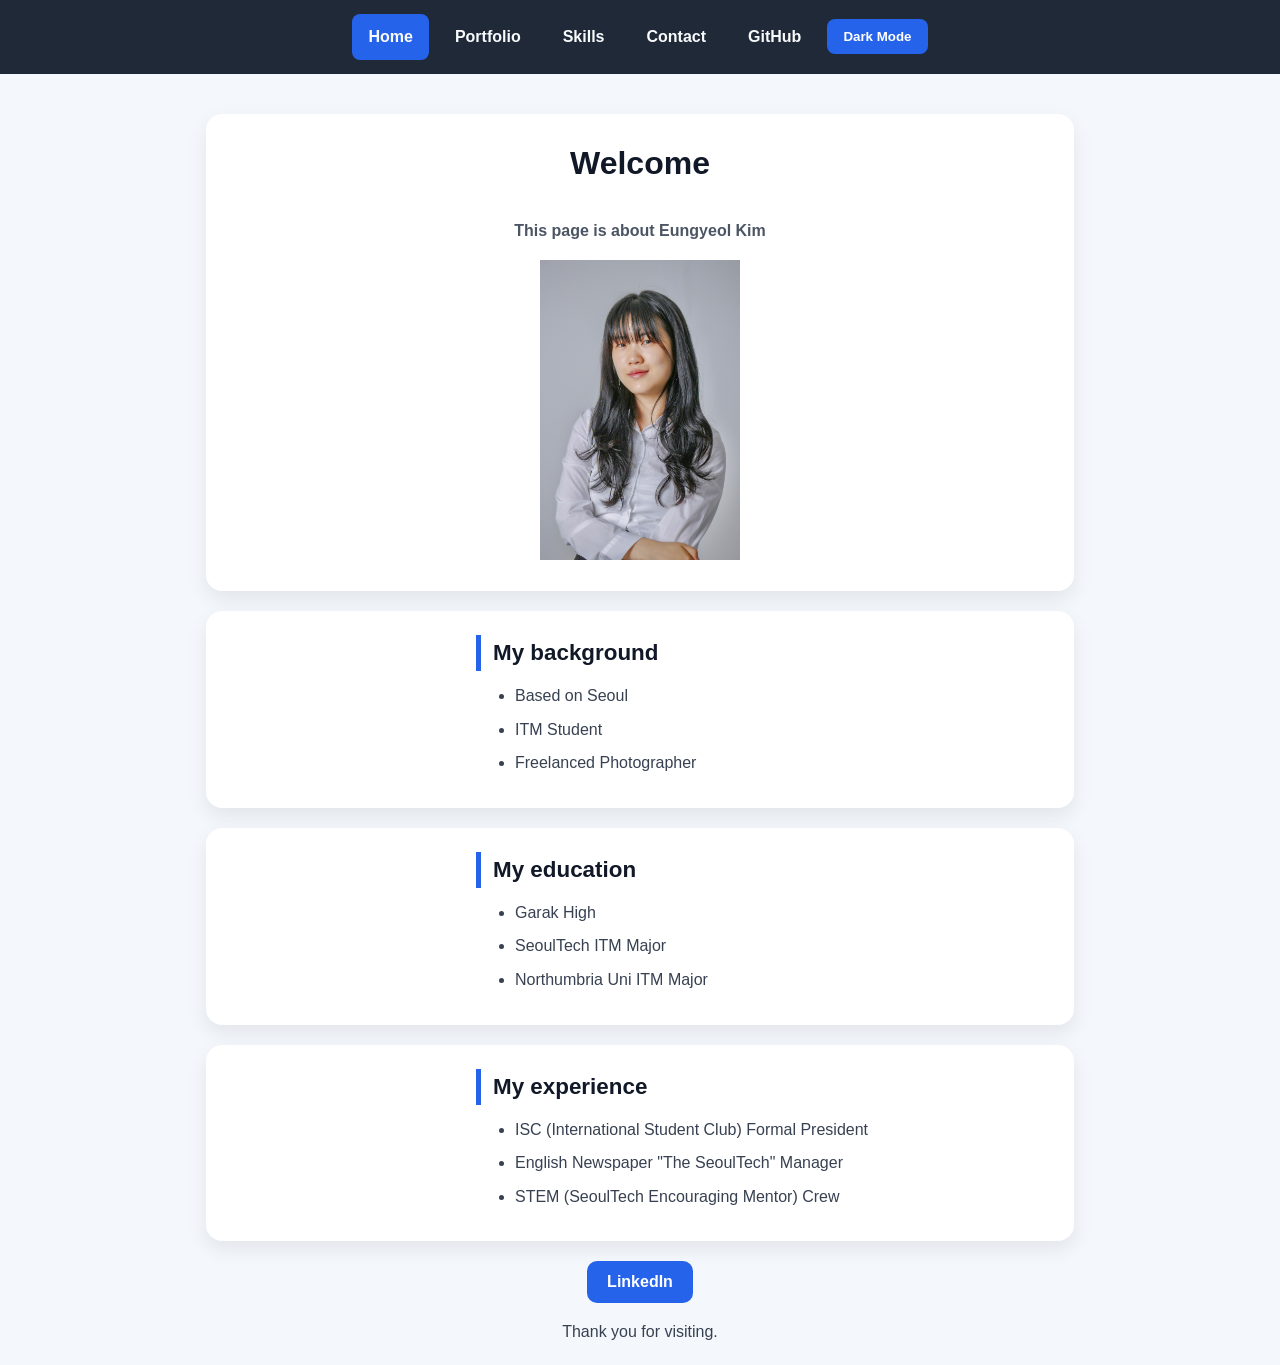
<file: index.html>
<!DOCTYPE html>
<html lang="en">
<head>
  <meta charset="UTF-8">
  <meta name="viewport" content="width=device-width, initial-scale=1.0">
  <link rel="stylesheet" href="style/style_homepage.css">
  <title>Homepage</title>
</head>
<body>

  <div class="topnav">
    <a class="active" href="index.html">Home</a>
    <a href="PortfolioPage.html">Portfolio</a>
    <a href="SkillPage.html">Skills</a>
    <a href="ContactPage.html">Contact</a>
    <a href="GitHubPage.html">GitHub</a>
    <button id="themeToggle" class="theme-toggle">Dark Mode</button>
  </div>

  <div class="accordion" id="accordionExample" style="color: gray;">
    <div class="accordion-ite">
      <h1 class="accordion-header">Welcome</h1>
      <strong>This page is about Eungyeol Kim</strong>
      <p></p>
      <img src="images/profile.jpg" alt="Profile photo of Eungyeol Kim">
    </div>

    <div class="accordion-item">
      <h2 class="accordion-header">My background</h2>
      <div class="accordion-body">
        <ul>
          <li>Based on Seoul</li>
          <li>ITM Student</li>
          <li>Freelanced Photographer</li>
        </ul>
      </div>
    </div>

    <div class="accordion-item">
      <h2 class="accordion-header">My education</h2>
      <div class="accordion-body">
        <ul>
          <li>Garak High</li>
          <li>SeoulTech ITM Major</li>
          <li>Northumbria Uni ITM Major</li>
        </ul>
      </div>
    </div>

    <div class="accordion-item">
      <h2 class="accordion-header">My experience</h2>
      <div class="accordion-body">
        <ul>
          <li>ISC (International Student Club) Formal President</li>
          <li>English Newspaper "The SeoulTech" Manager</li>
          <li>STEM (SeoulTech Encouraging Mentor) Crew</li>
        </ul>
      </div>
    </div>

    <div class="bottom">
      <div class="accordion-body">
        <a href="https://www.linkedin.com/in/eungyeol-kim-83aab4294/" target="_blank">
          <button class="accordion-button" type="button">LinkedIn</button>
        </a>
        <p>Thank you for visiting.</p>
      </div>
    </div>
  </div>

  <script src="script/main.js"></script>
</body>
</html>
</file>
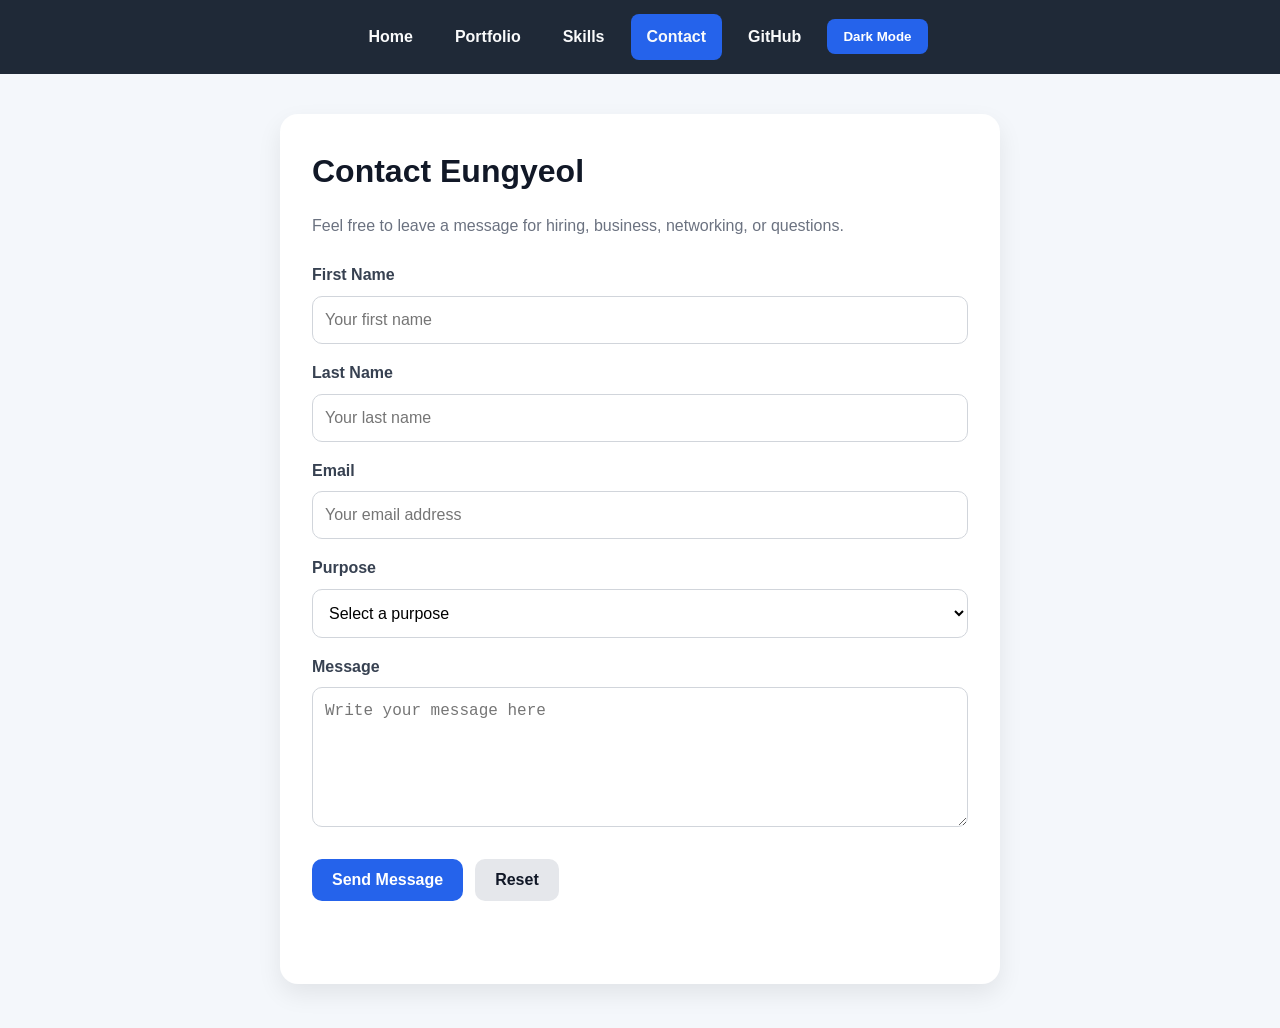
<file: ContactPage.html>
<!DOCTYPE html>
<html lang="en">
<head>
  <meta charset="UTF-8">
  <meta name="viewport" content="width=device-width, initial-scale=1.0">
  <title>Contact Page</title>
  <link rel="stylesheet" href="style/style_homepage.css">
  <link rel="stylesheet" href="style/contact.css">
</head>
<body>

  <nav class="topnav">
    <a href="index.html">Home</a>
    <a href="PortfolioPage.html">Portfolio</a>
    <a href="SkillPage.html">Skills</a>
    <a class="active" href="ContactPage.html">Contact</a>
        <a href="GitHubPage.html">GitHub</a>
    <button id="themeToggle" class="theme-toggle">Dark Mode</button>
  
  </nav>

  <main class="contact-page">
    <section class="contact-card">
      <h1>Contact Eungyeol</h1>
      <p class="contact-desc">
        Feel free to leave a message for hiring, business, networking, or questions.
      </p>

      <form id="contactForm" class="contact-form">
        <label for="fname">First Name</label>
        <input type="text" id="fname" name="firstname" placeholder="Your first name">

        <label for="lname">Last Name</label>
        <input type="text" id="lname" name="lastname" placeholder="Your last name">

        <label for="email">Email</label>
        <input type="email" id="email" name="email" placeholder="Your email address">

        <label for="purpose">Purpose</label>
        <select id="purpose" name="purpose">
          <option value="">Select a purpose</option>
          <option value="Hiring">Hiring</option>
          <option value="Business">Business</option>
          <option value="Interaction">Interaction</option>
          <option value="Question">Question</option>
        </select>

        <label for="message">Message</label>
        <textarea id="message" name="message" rows="6" placeholder="Write your message here"></textarea>

        <div class="button-row">
          <button type="submit" class="submit-btn">Send Message</button>
          <button type="reset" class="reset-btn">Reset</button>
        </div>

        <p id="formStatus" class="form-status"></p>
      </form>
    </section>
  </main>

  <!-- Popup -->
  <div id="popupOverlay" class="popup-overlay hidden">
    <div class="popup-box">
      <h2 id="popupTitle">Message Status</h2>
      <p id="popupMessage">Your message was sent successfully.</p>
      <button id="closePopup" class="popup-btn">Close</button>
    </div>
  </div>

  <script src="script/contact.js"></script>
  <script src="script/main.js"></script>
</body>
</html>
</file>
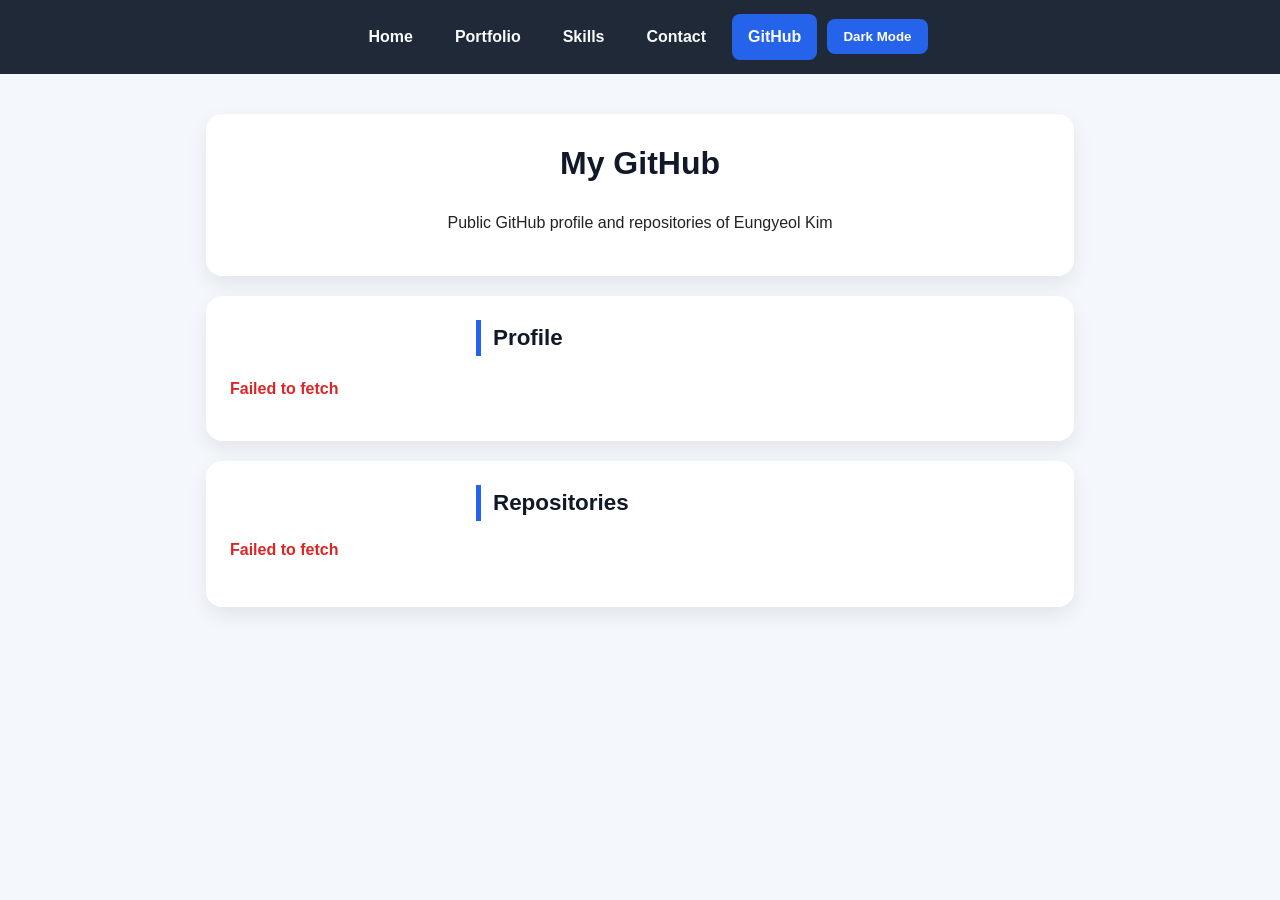
<file: GitHubPage.html>
<!DOCTYPE html>
<html lang="en">
<head>
  <meta charset="UTF-8">
  <meta name="viewport" content="width=device-width, initial-scale=1.0">
  <link rel="stylesheet" href="style/style_homepage.css">
  <title>My GitHub</title>
</head>
<body>

  <div class="topnav">
    <a href="index.html">Home</a>
    <a href="PortfolioPage.html">Portfolio</a>
    <a href="SkillPage.html">Skills</a>
    <a href="ContactPage.html">Contact</a>
    <a href="GitHubPage.html" class="active">GitHub</a>
    <button id="themeToggle" class="theme-toggle">Dark Mode</button>
  </div>

  <div class="accordion">
    <div class="accordion-ite">
      <h1 class="accordion-header">My GitHub</h1>
      <p>Public GitHub profile and repositories of Eungyeol Kim</p>
    </div>

    <div class="accordion-item">
      <h2 class="accordion-header">Profile</h2>
      <div id="githubProfile" class="github-profile">
        <p>Loading profile...</p>
      </div>
    </div>

    <div class="accordion-item">
      <h2 class="accordion-header">Repositories</h2>
      <div id="repoStatus" class="repo-status">Loading repositories...</div>
      <div id="repoContainer" class="repo-grid"></div>
    </div>
  </div>

  <script src="script/main.js"></script>
  <script src="script/github.js"></script>
</body>
</html>
</file>
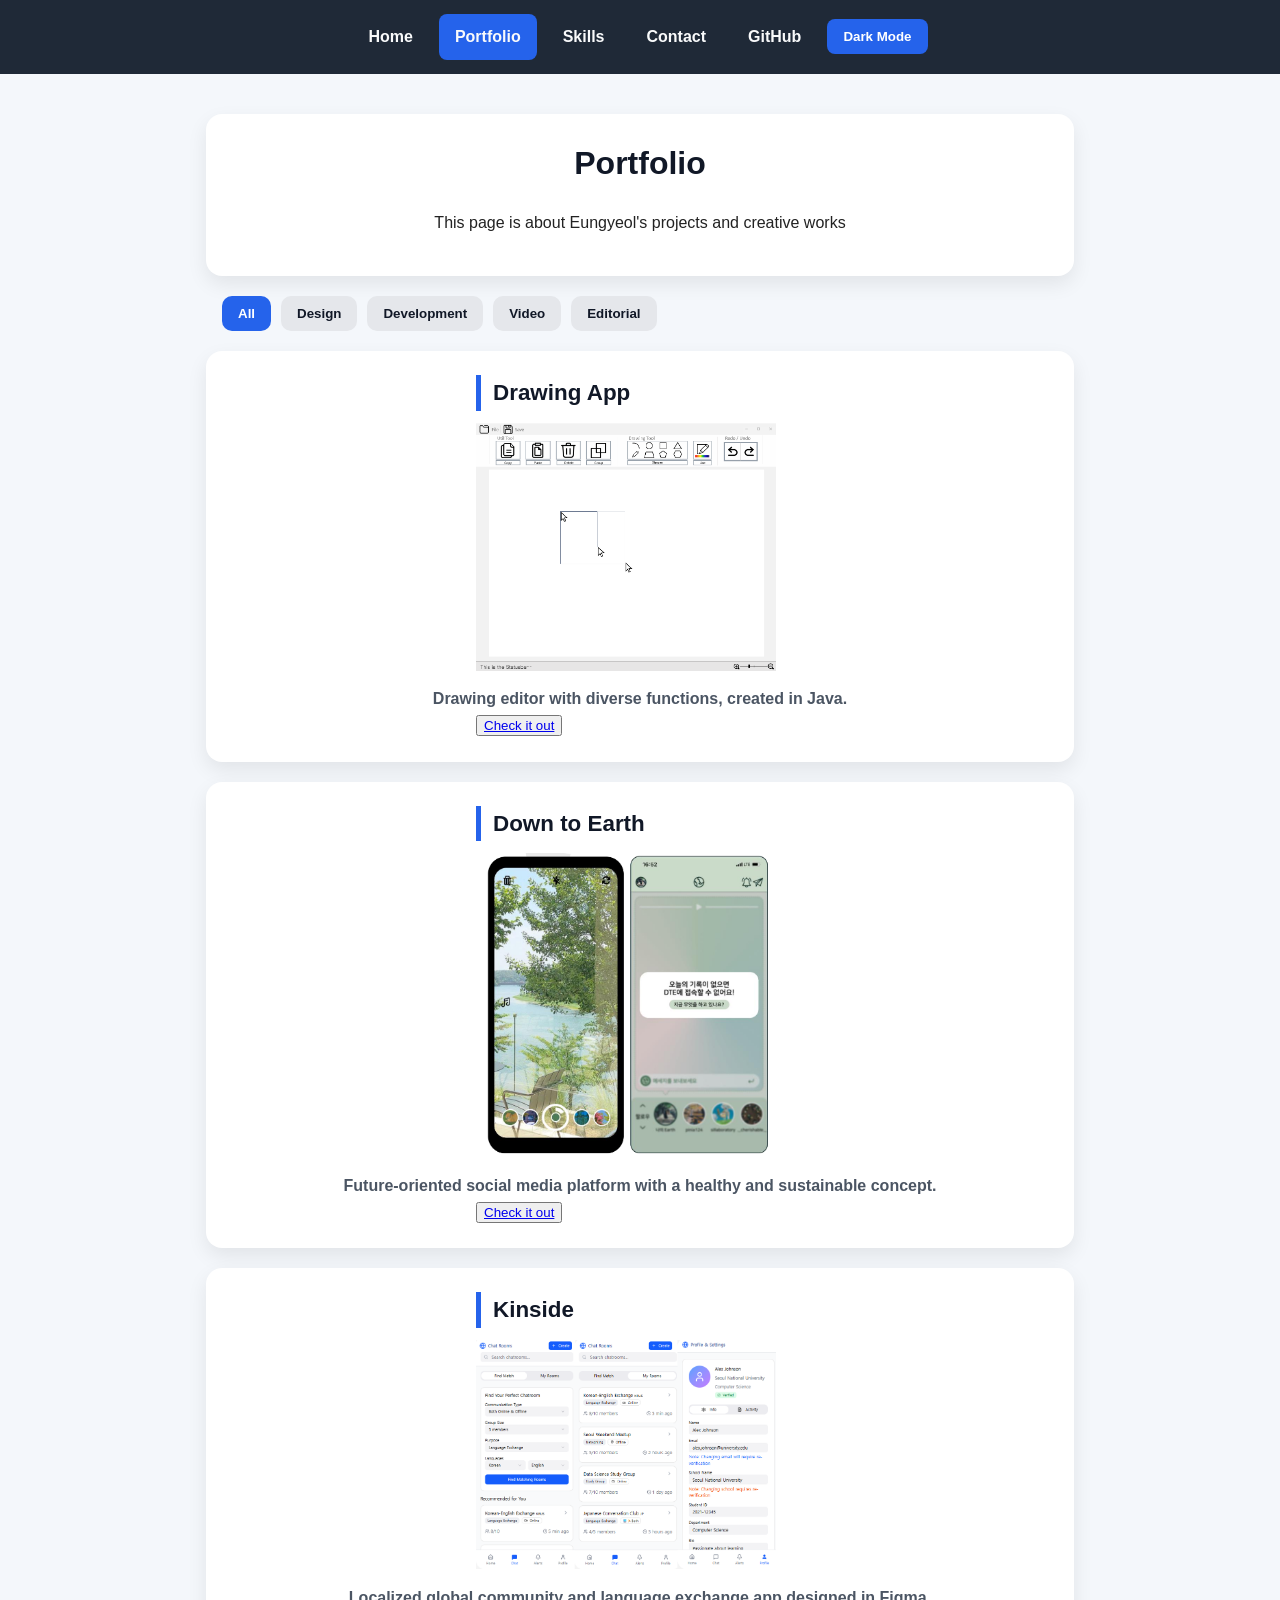
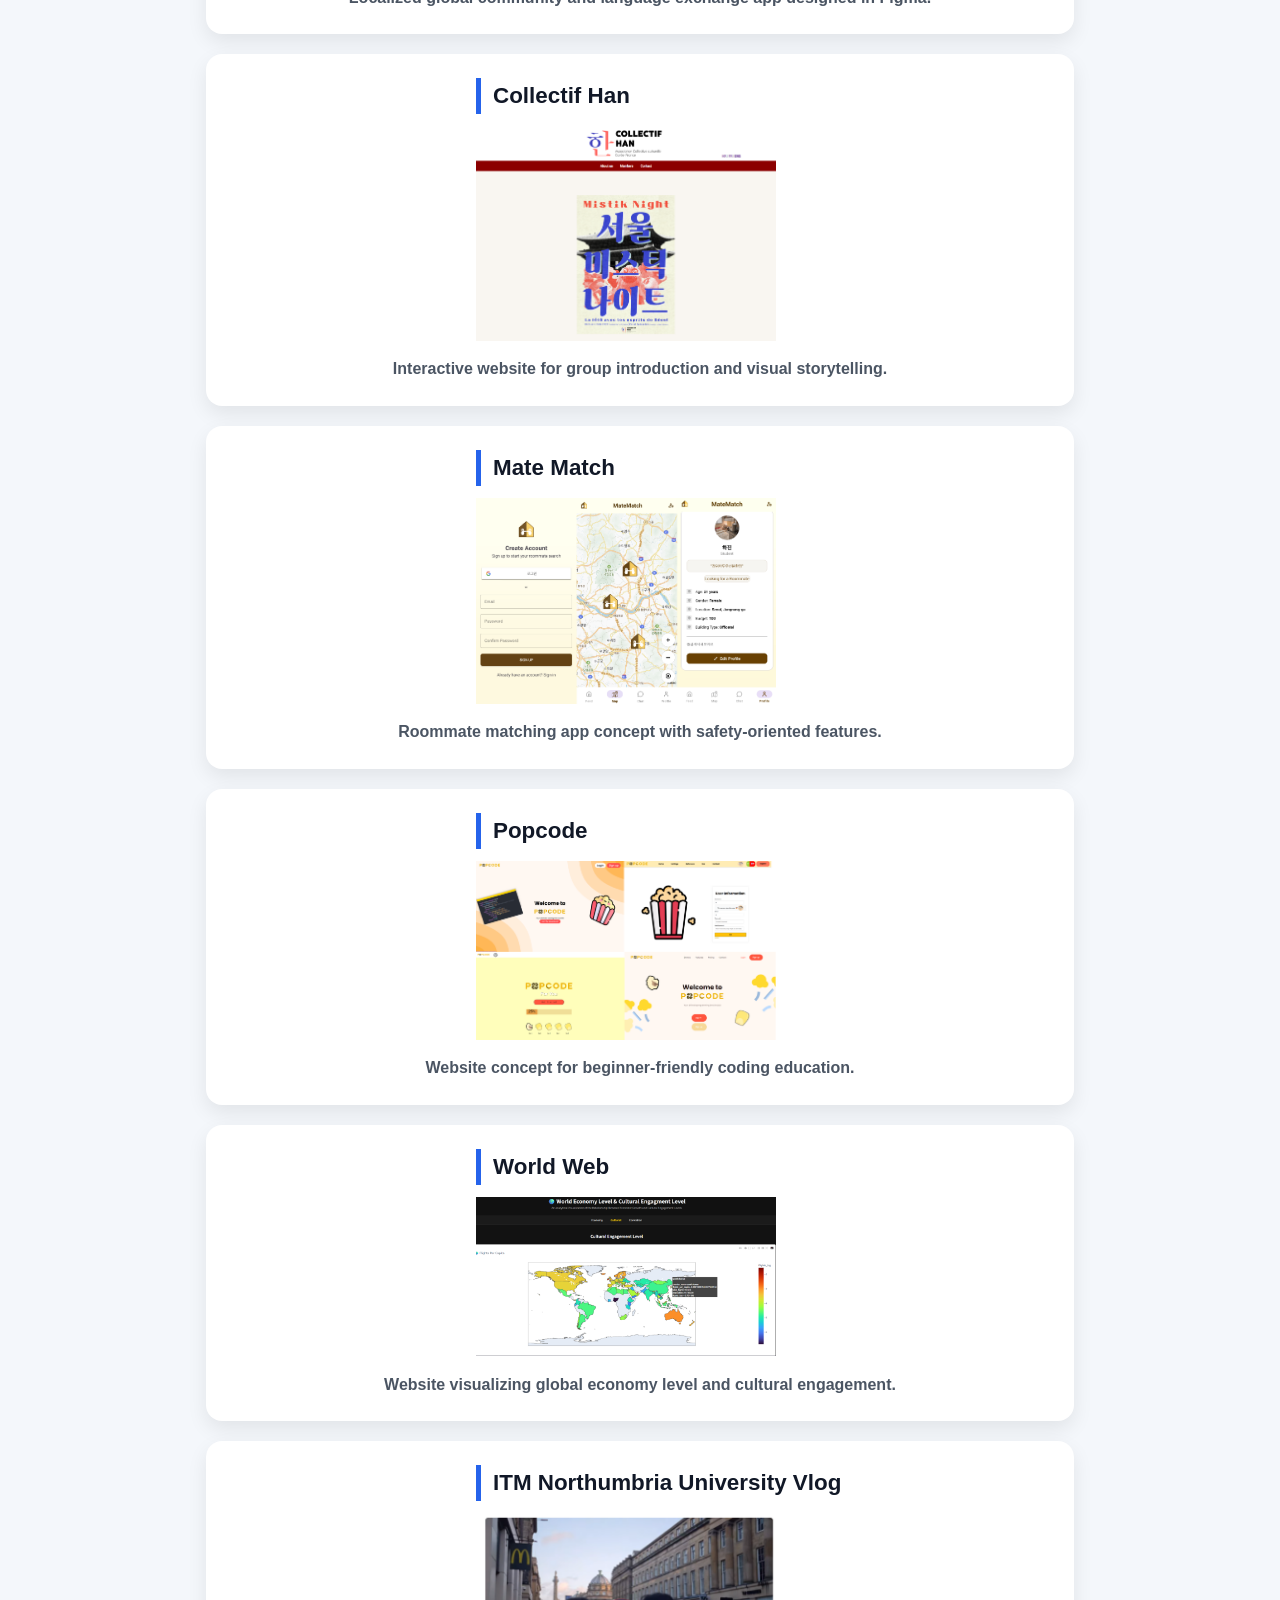
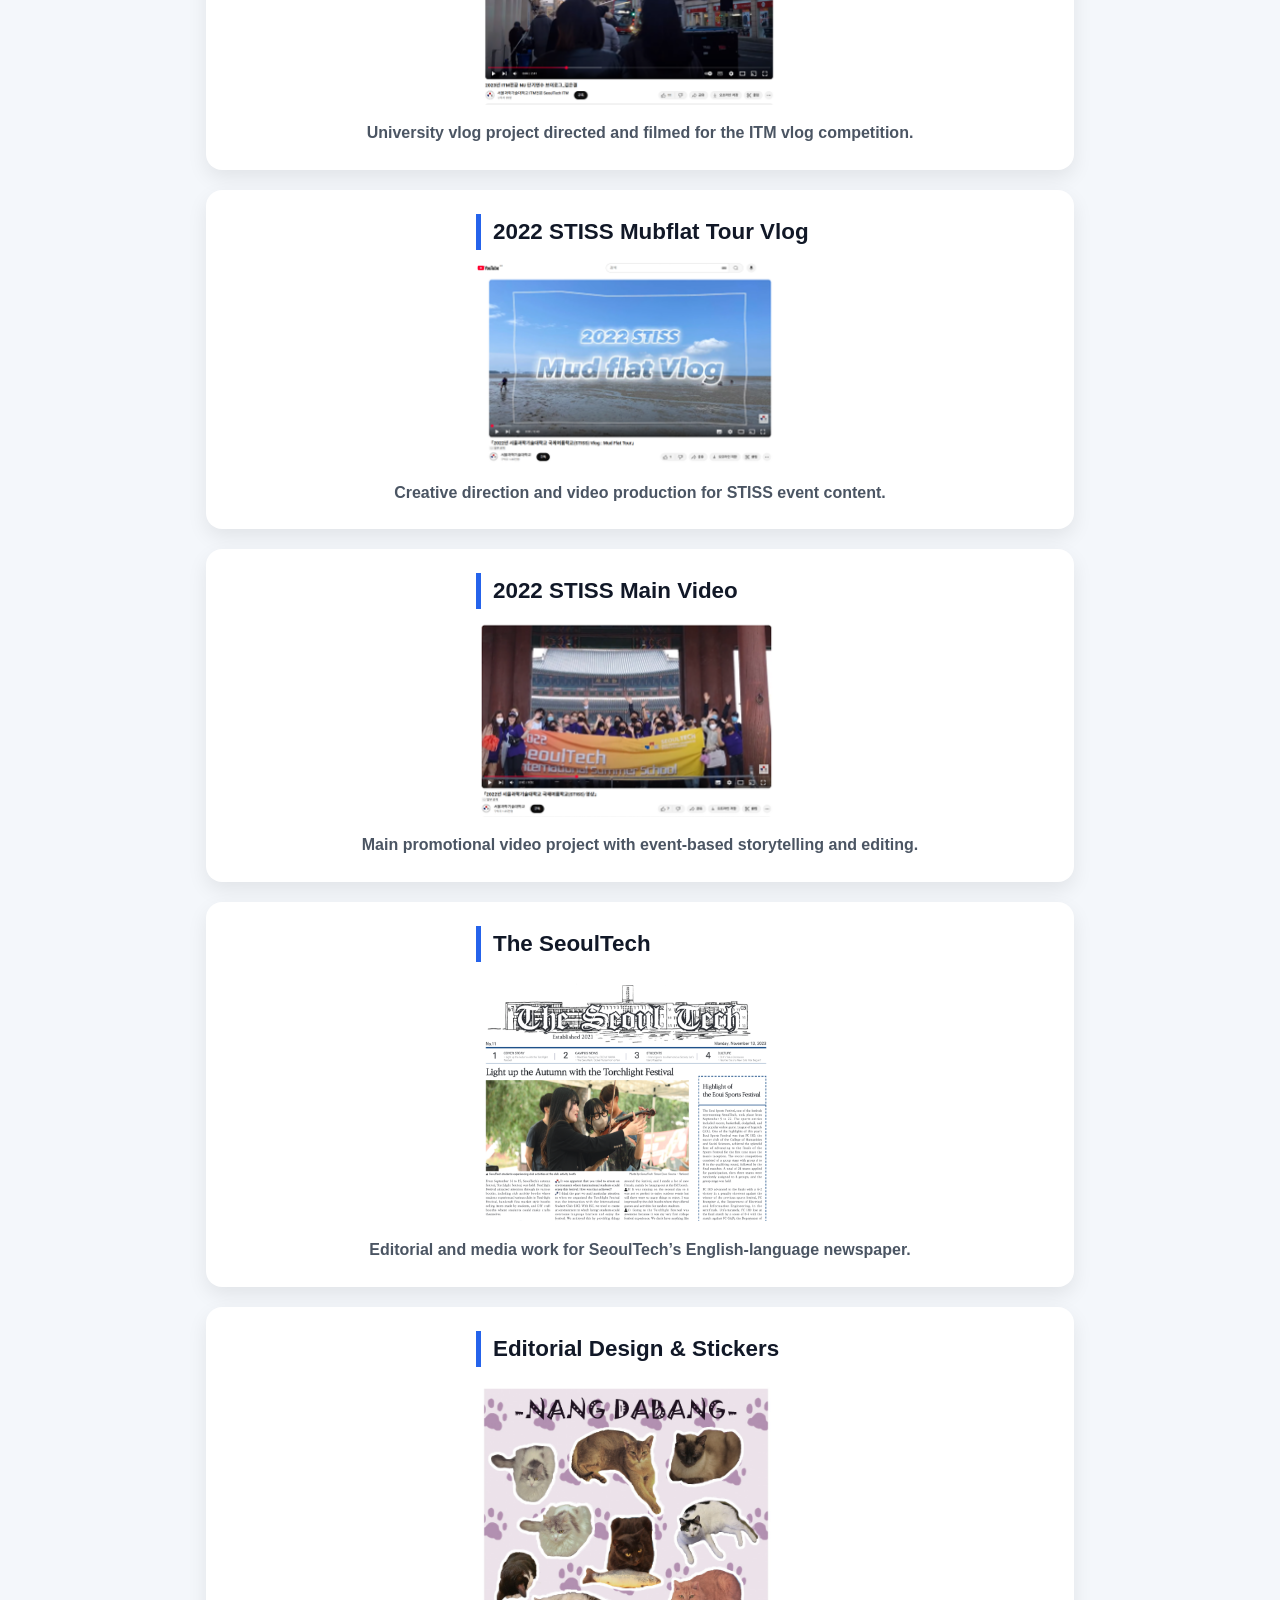
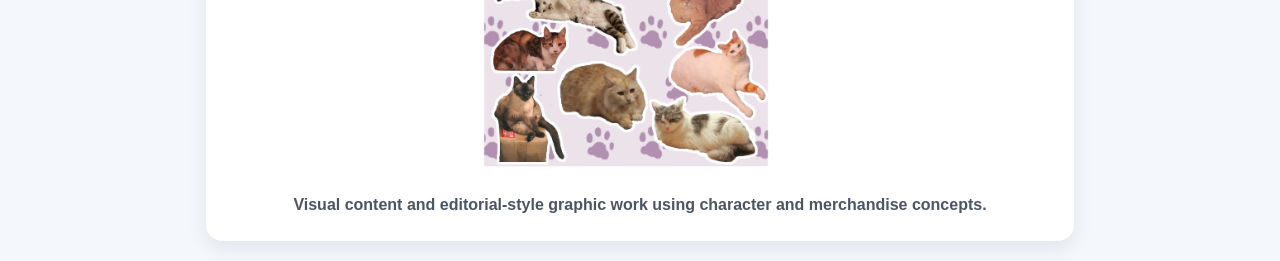
<file: PortfolioPage.html>
<!DOCTYPE html>
<html lang="en">
<head>
  <meta charset="UTF-8">
  <meta name="viewport" content="width=device-width, initial-scale=1.0">
  <link rel="stylesheet" href="style/style_homepage.css">
  <title>Portfolio</title>
</head>
<body>
 
  <div class="topnav">
    <a href="index.html">Home</a>
    <a href="PortfolioPage.html" class="active">Portfolio</a>
    <a href="SkillPage.html">Skills</a>
    <a href="ContactPage.html">Contact</a>
    <a href="GitHubPage.html">GitHub</a>
    <button id="themeToggle" class="theme-toggle">Dark Mode</button>
  </div>

  <div class="accordion" id="accordionExample">
    <div class="accordion-ite">
      <h1 class="accordion-header">Portfolio</h1>
      <p>This page is about Eungyeol's projects and creative works</p>
    </div>

    <div class="filter-bar">
      <button class="filter-btn active-filter" data-filter="all">All</button>

      <button class="filter-btn" data-filter="webdesign">Design</button>
      <button class="filter-btn" data-filter="webdev">Development</button>
      <button class="filter-btn" data-filter="video">Video</button>
      <button class="filter-btn" data-filter="editorial">Editorial</button>
    </div>

    <div class="accordion-item project-card" data-category="webdev">
      <h2 class="accordion-header">Drawing App</h2>
      <img src="images/drawingapp.png" alt="Drawing App preview" width="300">
      <div class="accordion-body">
        <strong>Drawing editor with diverse functions, created in Java.</strong>
      </div>
      <button>
        <a href="https://github.com/s21versurfer/HelloMyWorld/blob/main/Programming/DrawingEditor%20Beta3.zip" target="_blank">Check it out</a>
      </button>
    </div>

    <div class="accordion-item project-card" data-category="webdesign">
      <h2 class="accordion-header">Down to Earth</h2>
      <img src="images/downtoearth.png" alt="Down to Earth preview" width="300">
      <div class="accordion-body">
        <strong>Future-oriented social media platform with a healthy and sustainable concept.</strong>
      </div>
      <button>
        <a href="https://github.com/s21versurfer/HelloMyWorld/blob/main/IT%20Service%20Competetion/Social%20Media%20Stadistics%20Thesis%20by%20Slidesgo.pdf" target="_blank">Check it out</a>
      </button>
    </div>


    <div class="accordion-item project-card" data-category="webdesign">
      <h2 class="accordion-header">Kinside</h2>
      <img src="images/ki.png" alt="Kinside preview" width="300">
      <div class="accordion-body">
        <strong>Localized global community and language exchange app designed in Figma.</strong>
      </div>
    </div>

    <div class="accordion-item project-card" data-category="webdev">
      <h2 class="accordion-header">Collectif Han</h2>
      <img src="images/colhan.png" alt="Collectif Han preview" width="300">
      <div class="accordion-body">
        <strong>Interactive website for group introduction and visual storytelling.</strong>
      </div>
    </div>

    <div class="accordion-item project-card" data-category="webdev">
      <h2 class="accordion-header">Mate Match</h2>
      <img src="images/mm.png" alt="Mate Match preview" width="300">
      <div class="accordion-body">
        <strong>Roommate matching app concept with safety-oriented features.</strong>
      </div>
    </div>

    <div class="accordion-item project-card" data-category="webdev">
      <h2 class="accordion-header">Popcode</h2>
      <img src="images/po.png" alt="Popcode preview" width="300">
      <div class="accordion-body">
        <strong>Website concept for beginner-friendly coding education.</strong>
      </div>
    </div>

    <div class="accordion-item project-card" data-category="webdev">
      <h2 class="accordion-header">World Web</h2>
      <img src="images/wo.png" alt="World Web preview" width="300">
      <div class="accordion-body">
        <strong>Website visualizing global economy level and cultural engagement.</strong>
      </div>
    </div>

    <div class="accordion-item project-card" data-category="video">
      <h2 class="accordion-header">ITM Northumbria University Vlog</h2>
      <img src="images/nuvlog.png" alt="Northumbria vlog preview" width="300">
      <div class="accordion-body">
        <strong>University vlog project directed and filmed for the ITM vlog competition.</strong>
      </div>
    </div>

    <div class="accordion-item project-card" data-category="video">
      <h2 class="accordion-header">2022 STISS Mubflat Tour Vlog</h2>
      <img src="images/stiss1.png" alt="STISS vlog preview" width="300">
      <div class="accordion-body">
        <strong>Creative direction and video production for STISS event content.</strong>
      </div>
    </div>

    <div class="accordion-item project-card" data-category="video">
      <h2 class="accordion-header">2022 STISS Main Video</h2>
      <img src="images/stiss2.png" alt="STISS main video preview" width="300">
      <div class="accordion-body">
        <strong>Main promotional video project with event-based storytelling and editing.</strong>
      </div>
    </div>

    <div class="accordion-item project-card" data-category="editorial">
      <h2 class="accordion-header">The SeoulTech</h2>
      <img src="images/newspaper.png" alt="The SeoulTech newspaper preview" width="300">
      <div class="accordion-body">
        <strong>Editorial and media work for SeoulTech’s English-language newspaper.</strong>
      </div>
    </div>

    <div class="accordion-item project-card" data-category="editorial">
      <h2 class="accordion-header">Editorial Design & Stickers</h2>
      <img src="images/sticker1.png" alt="Sticker editorial design preview" width="300">
      <div class="accordion-body">
        <strong>Visual content and editorial-style graphic work using character and merchandise concepts.</strong>
      </div>
    </div>
  </div>

  <script src="script/main.js"></script>
  <script src="script/portfolio.js"></script>
</body>
</html>
</file>
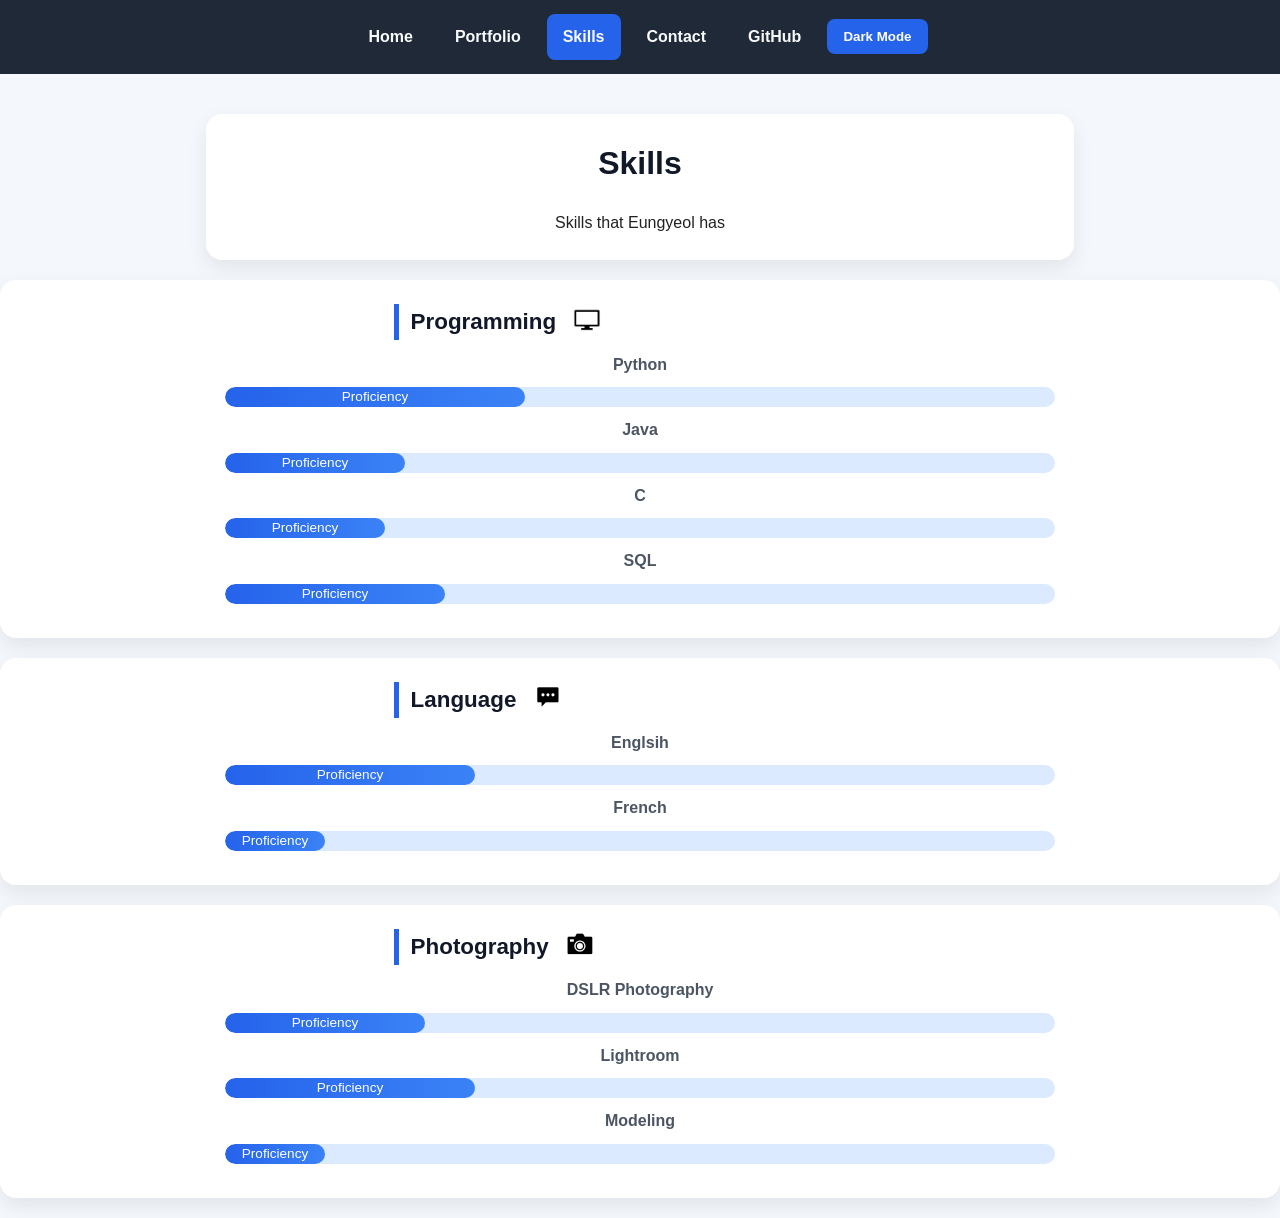
<file: SkillPage.html>
<!DOCTYPE html>
<html>

  <head>
    <meta charset="UTF-8">
    <meta name="viewport" content="width=device-width, initial-scale=1.0">
    <link rel="stylesheet" href="style/style_homepage.css">
    <title>Skills</title>
  </head>
  
<body>
 
  <div class="topnav">
    <a href="index.html" herf="#home">Home</a>
    <a href="PortfolioPage.html">Portfolio</a>
    <a href="#skills" class="active">Skills</a>
    <a href="ContactPage.html" href="#contact">Contact</a>
    <a href="GitHubPage.html">GitHub</a>
    <button id="themeToggle" class="theme-toggle">Dark Mode</button>
  </div>

  <div class="accordion" id="accordionExample">
    <div class="accordion-ite">
      <h1 class="accordion-hea1der">
        Skills
        <div>
          <div>
            <div>
      </h1>
      Skills that Eungyeol has
    </div>
  </div>
</div>

    <div class="accordion-item">
      <h2 class="accordion-header">
        Programming
        <img src="images/pc.png" alt="pc" width="30">
      </h2>

      <div id="collapseTwo" class="accordion-collapse collapse" data-bs-parent="#accordionExample">
        <div class="accordion-body">
          <strong>Python</strong>
          <div class="skill-bar">
            <div class="skill-fill" style="width: 300px;">Proficiency</div>
          </div>
        </div>
      </div>

      <div id="collapseTwo" class="accordion-collapse collapse" data-bs-parent="#accordionExample">
        <div class="accordion-body">
          <strong>
            Java
          </strong>
          <div class="skill-bar">
            <div class="skill-fill" style="width: 180px;">Proficiency</div>
          </div>
        </div>
      </div>

      <div id="collapseTwo" class="accordion-collapse collapse" data-bs-parent="#accordionExample">
        <div class="accordion-body">
          <strong>       C
          </strong>
          <div class="skill-bar">
            <div class="skill-fill" style="width: 160px;">Proficiency</div>
          </div>
        </div>
      </div>

      <div id="collapseTwo" class="accordion-collapse collapse" data-bs-parent="#accordionExample">
        <div class="accordion-body">
          <strong> 
            SQL
          </strong>
          <div class="skill-bar">
            <div class="skill-fill" style="width: 220px;">Proficiency</div>
          </div>
        </div>
      </div>
            
    </div>

    <div class="accordion-item">
      <h2 class="accordion-header">
        Language
        <img src="images/talk.png" alt="language" width="30">
      </h2>

      <div id="collapseThree" class="accordion-collapse collapse" data-bs-parent="#accordionExample">
        <div class="accordion-body">
          <strong>Englsih</strong> 
          <div class="skill-bar">
            <div class="skill-fill" style="width: 250px;">Proficiency</div>
          </div>
        </div>
      </div>

      <div id="collapseThree" class="accordion-collapse collapse" data-bs-parent="#accordionExample">
        <div class="accordion-body">
          <strong>French</strong> 
          <div class="skill-bar">
            <div class="skill-fill" style="width: 100px;">Proficiency</div>
          </div>
        </div>
      </div>
    </div>

    <div class="accordion-item">
      <h2 class="accordion-header">
        Photography
        <img src="images/camera.png" alt="camera" width="30">
      </h2>

      <div id="collapseThree" class="accordion-collapse collapse" data-bs-parent="#accordionExample">
        <div class="accordion-body">
          <strong>DSLR Photography</strong> 
          <div class="skill-bar">
            <div class="skill-fill" style="width: 200px;">Proficiency</div>
          </div>

          <div class="accordion-body">
            <strong>Lightroom</strong> 
            <div class="skill-bar">
              <div class="skill-fill" style="width: 250px;">Proficiency</div>
            </div>

            <div class="accordion-body">
              <strong>Modeling</strong> 
              <div class="skill-bar">
                <div class="skill-fill" style="width: 100px;">Proficiency</div>
              </div>
            </div>

          </div>
        </div>
      </div>
    </div>
  <script src="script/main.js"></script>

</body>
</html>
</file>
<file: style/style_homepage.css>
/* 기본 설정 */
* {
  box-sizing: border-box;
}

body {
  margin: 0;
  font-family: Arial, Helvetica, sans-serif;
  line-height: 1.6;
  background: #f4f7fb;
  color: #222;

}

/* 상단 네비게이션 */
.topnav {
  display: flex;
  justify-content: center;
  align-items: center;
  flex-wrap: wrap;
  background-color: #1f2937;
  padding: 14px 10px;
  gap: 10px;
}

.topnav a {
  color: #f9fafb;
  text-decoration: none;
  padding: 10px 16px;
  border-radius: 8px;
  transition: background-color 0.3s ease, transform 0.2s ease;
  font-weight: 600;
}

.topnav a:hover {
  background-color: #374151;
  transform: translateY(-2px);
}

.topnav a.active {
  background-color: #2563eb;
}

/* 전체 콘텐츠 영역 */
.accordion {
  max-width: 900px;
  margin: 40px auto 20px;
  padding: 0 16px;
}

.accordion-ite {
  background: #ffffff;
  margin-bottom: 20px;
  padding: 24px;
  border-radius: 16px;
  box-shadow: 0 8px 20px rgba(0, 0, 0, 0.08);
  text-align: center;

}

/* 각 섹션 카드 */
.accordion-item {
  background: #ffffff;
  margin-bottom: 20px;
  padding: 24px;
  border-radius: 16px;
  box-shadow: 0 8px 20px rgba(0, 0, 0, 0.08);


}

/* 제목 */
.accordion-ite h1 {
  margin-top: 0;
  color: #111827;

}


.accordion-item h1,
.accordion-item h2 {
  margin-top: 0;
  color: #111827;
  margin-left: 30%;
}

.accordion-item h1 {
  font-size: 2rem;
  margin-bottom: 10px;
  text-align: center;
}

.accordion-ite img {
    height: 300px;
    text-align: center;
    align-items: center;
}

.accordion-item h2 {
  font-size: 1.4rem;
  margin-bottom: 12px;
  border-left: 5px solid #2563eb;
  padding-left: 12px;
  
}

/* 본문 */
.accordion-body {
  font-size: 1rem;
  color: #374151;


  
}

.accordion-body ul {
  margin: 10px 0 0;
  padding-left: 20px;
  margin-left: 3%;

}

.accordion-body li {
  margin-bottom: 8px;
  margin-left: 31%;
}

.accordion-item strong {
      display: block;
    text-align: center;
    align-items: center;

}

.accordion-item img {
    margin-left: 30%;
}

.accordion-item button {
    margin-left: 30%;
}

/* 강조 문장 */
strong {
  display: inline-block;
  margin-top: 8px;
  color: #4b5563;
  text-align: center;
}

/* 버튼 영역 */
.button-group {
  max-width: 900px;
  margin: 20px auto 50px;
  padding: 0 16px;
  display: flex;
  gap: 12px;
  flex-wrap: wrap;
}

.button-group a {
  text-decoration: none;
}

.accordion-button {

  border: none;
  background-color: #2563eb;
  color: white;
  padding: 12px 20px;
  border-radius: 10px;
  font-size: 1rem;
  font-weight: bold;
  cursor: pointer;
  transition: background-color 0.3s ease, transform 0.2s ease;
}

.bottom {
    text-align: center;
}


.accordion-button:hover {
  background-color: #1d4ed8;
  transform: translateY(-2px);
}

/* 마지막 감사 문구 */
.footer-text {
  max-width: 900px;
  margin: 0 auto 50px;
  padding: 0 16px;
  text-align: center;
  color: #6b7280;
  font-size: 1rem;
}

/* 반응형: 0 ~ 480px */
@media (max-width: 480px) {
  .topnav {
    flex-direction: column;
    align-items: stretch;
  }

  .topnav a {
    text-align: center;
  }

  .accordion-item {
    padding: 18px;
  }

  .accordion-item h1 {
    font-size: 1.6rem;
  }

  .accordion-item h2 {
    font-size: 1.2rem;
  }

  .accordion-button {
    width: 100%;
  }

  .button-group {
    flex-direction: column;
  }
}

/* 반응형: 481 ~ 768px */
@media (min-width: 481px) and (max-width: 768px) {
  .accordion-item {
    padding: 22px;
  }

  .accordion-item h1 {
    font-size: 1.8rem;
  }

  .accordion-item h2 {
    font-size: 1.3rem;
  }
}

/* 반응형: 769px 이상 */
@media (min-width: 769px) {
  .accordion-item h1 {
    font-size: 2.2rem;
  }
}

/* 게이지 바 전체 */
.skill-bar {
  margin: 10px auto;
  width: 830px;
  height: 20px;
  background-color: #dbeafe; /* 연한 파랑 */
  border-radius: 10px;
  overflow: hidden;
}

/* 채워지는 부분 */
.skill-fill {
  height: 100%;
  background: linear-gradient(90deg, #2563eb, #3b82f6);
  color: white;
  text-align: center;
  font-size: 0.85rem;
  line-height: 20px;
  border-radius: 10px;
}

.accordion-header img {
  margin-left:10px;
  margin-bottom:-5px;
}

.theme-toggle {
  border: none;
  background-color: #2563eb;
  color: white;
  padding: 10px 16px;
  border-radius: 8px;
  font-weight: 600;
  cursor: pointer;
}

.theme-toggle:hover {
  background-color: #1d4ed8;
}

body.dark-mode {
  background: #111827;
  color: #f9fafb;
}

body.dark-mode .accordion-ite,
body.dark-mode .accordion-item {
  background: #1f2937;
  color: #f9fafb;
  box-shadow: 0 8px 20px rgba(255, 255, 255, 0.05);
}

body.dark-mode .accordion-item h1,
body.dark-mode .accordion-item h2,
body.dark-mode .accordion-ite h1,
body.dark-mode strong,
body.dark-mode .accordion-body,
body.dark-mode p,
body.dark-mode li {
  color: #f9fafb;
}

.filter-bar {
  max-width: 900px;
  margin: 0 auto 20px;
  padding: 0 16px;
  display: flex;
  gap: 10px;
  flex-wrap: wrap;
}

.filter-btn {
  border: none;
  background-color: #e5e7eb;
  color: #111827;
  padding: 10px 16px;
  border-radius: 10px;
  cursor: pointer;
  font-weight: bold;
}

.filter-btn:hover {
  transform: translateY(-2px);
}

.active-filter {
  background-color: #2563eb;
  color: white;
}

.github-profile {
  margin-top: 20px;
}

.profile-card {
  display: flex;
  gap: 24px;
  align-items: center;
  flex-wrap: wrap;
}

.github-avatar {
  width: 140px;
  height: 140px;
  border-radius: 50%;
  object-fit: cover;
}

.profile-info {
  flex: 1;
  min-width: 240px;
}

.repo-status {
  margin-bottom: 20px;
  color: #6b7280;
}

.repo-grid {
  display: grid;
  grid-template-columns: repeat(auto-fit, minmax(240px, 1fr));
  gap: 20px;
}

.repo-card {
  background: #f9fafb;
  border: 1px solid #dbeafe;
  border-radius: 14px;
  padding: 18px;
  box-shadow: 0 4px 10px rgba(0, 0, 0, 0.04);
}

.repo-card h3 {
  margin-top: 0;
  color: #111827;
}

.repo-link {
  display: inline-block;
  margin-top: 10px;
  text-decoration: none;
  color: #2563eb;
  font-weight: bold;
}

.error-text {
  color: #dc2626;
  font-weight: bold;
}

body.dark-mode .repo-card {
  background: #111827;
  border: 1px solid #374151;
}

body.dark-mode .repo-card h3,
body.dark-mode .repo-card p,
body.dark-mode .repo-link {
  color: #f9fafb;
}

@media (max-width: 480px) {
  .profile-card {
    flex-direction: column;
    align-items: flex-start;
  }

  .theme-toggle {
    width: 100%;
  }
}
</file>
<file: style/contact.css>
* {
  box-sizing: border-box;
}

body {
  margin: 0;
  font-family: Arial, Helvetica, sans-serif;
  background: #f4f7fb;
  color: #222;
}

.contact-page {
  min-height: calc(100vh - 70px);
  display: flex;
  justify-content: center;
  align-items: center;
  padding: 40px 16px;
}

.contact-card {
  width: 100%;
  max-width: 720px;
  background: #ffffff;
  padding: 32px;
  border-radius: 18px;
  box-shadow: 0 10px 24px rgba(0, 0, 0, 0.08);
}

.contact-card h1 {
  margin-top: 0;
  margin-bottom: 10px;
  font-size: 2rem;
  color: #111827;
}

.contact-desc {
  margin-bottom: 24px;
  color: #6b7280;
}

.contact-form label {
  display: block;
  margin-bottom: 8px;
  margin-top: 16px;
  font-weight: 600;
  color: #374151;
}

.contact-form input,
.contact-form select,
.contact-form textarea {
  width: 100%;
  padding: 14px 12px;
  border: 1px solid #d1d5db;
  border-radius: 10px;
  font-size: 1rem;
  background: #fff;
  transition: border-color 0.2s ease, box-shadow 0.2s ease;
}

.contact-form input:focus,
.contact-form select:focus,
.contact-form textarea:focus {
  outline: none;
  border-color: #2563eb;
  box-shadow: 0 0 0 3px rgba(37, 99, 235, 0.15);
}

.contact-form textarea {
  resize: vertical;
  min-height: 140px;
}

.button-row {
  display: flex;
  gap: 12px;
  margin-top: 24px;
  flex-wrap: wrap;
}

.submit-btn,
.reset-btn,
.popup-btn {
  border: none;
  border-radius: 10px;
  padding: 12px 20px;
  font-size: 1rem;
  font-weight: bold;
  cursor: pointer;
  transition: transform 0.2s ease, opacity 0.2s ease;
}

.submit-btn {
  background: #2563eb;
  color: white;
}

.reset-btn {
  background: #e5e7eb;
  color: #111827;
}

.popup-btn {
  background: #2563eb;
  color: white;
  width: 100%;
  margin-top: 10px;
}

.submit-btn:hover,
.reset-btn:hover,
.popup-btn:hover {
  transform: translateY(-2px);
}

.form-status {
  margin-top: 16px;
  font-size: 0.95rem;
  font-weight: 600;
  color: #2563eb;
  min-height: 20px;
}

/* Popup */
.popup-overlay {
  position: fixed;
  top: 0;
  left: 0;
  width: 100%;
  height: 100%;
  background: rgba(17, 24, 39, 0.55);
  display: flex;
  justify-content: center;
  align-items: center;
  padding: 16px;
}

.popup-box {
  width: 100%;
  max-width: 400px;
  background: white;
  border-radius: 16px;
  padding: 24px;
  text-align: center;
  box-shadow: 0 10px 30px rgba(0, 0, 0, 0.18);
}

.popup-box h2 {
  margin-top: 0;
  color: #111827;
}

.popup-box p {
  color: #4b5563;
}

.hidden {
  display: none;
}

/* Responsive */
@media (max-width: 480px) {
  .contact-card {
    padding: 22px;
  }

  .contact-card h1 {
    font-size: 1.6rem;
  }

  .button-row {
    flex-direction: column;
  }

  .submit-btn,
  .reset-btn {
    width: 100%;
  }
}

@media (min-width: 481px) and (max-width: 768px) {
  .contact-card {
    padding: 28px;
  }
}
</file>
